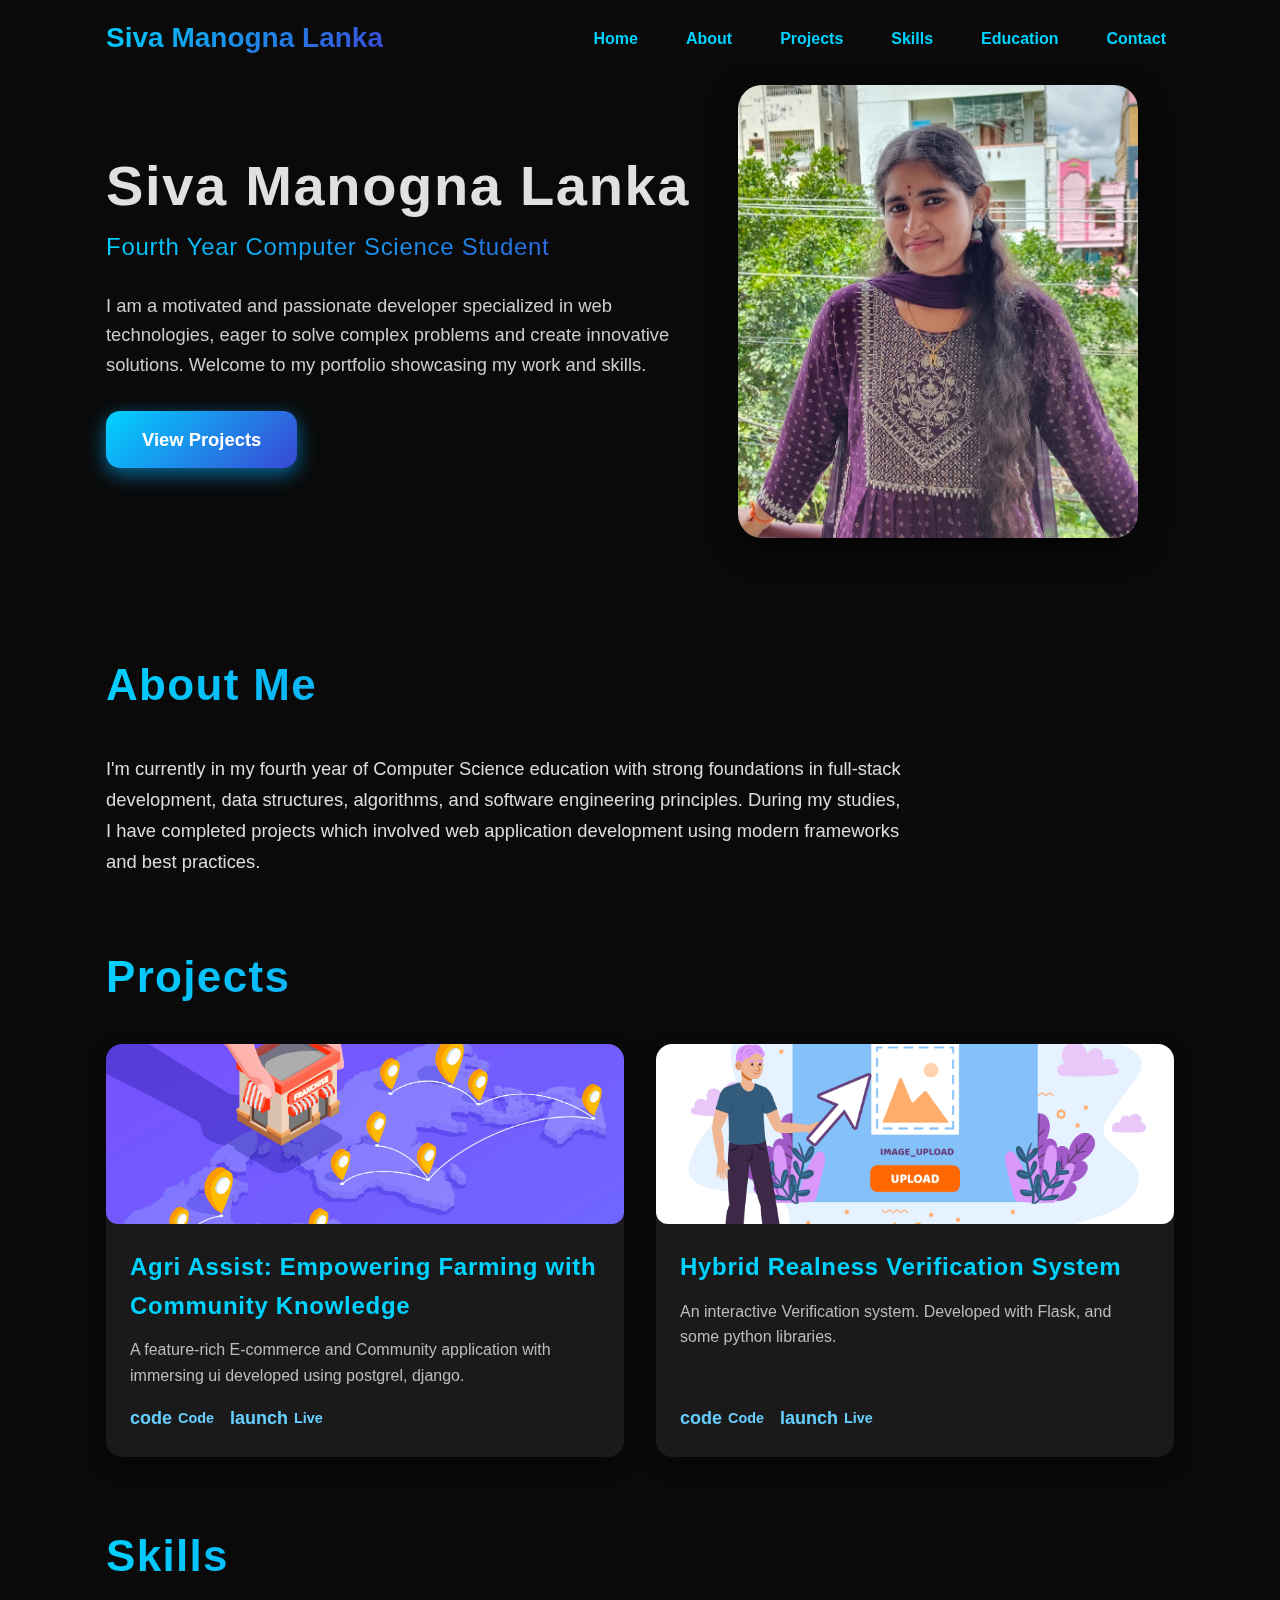
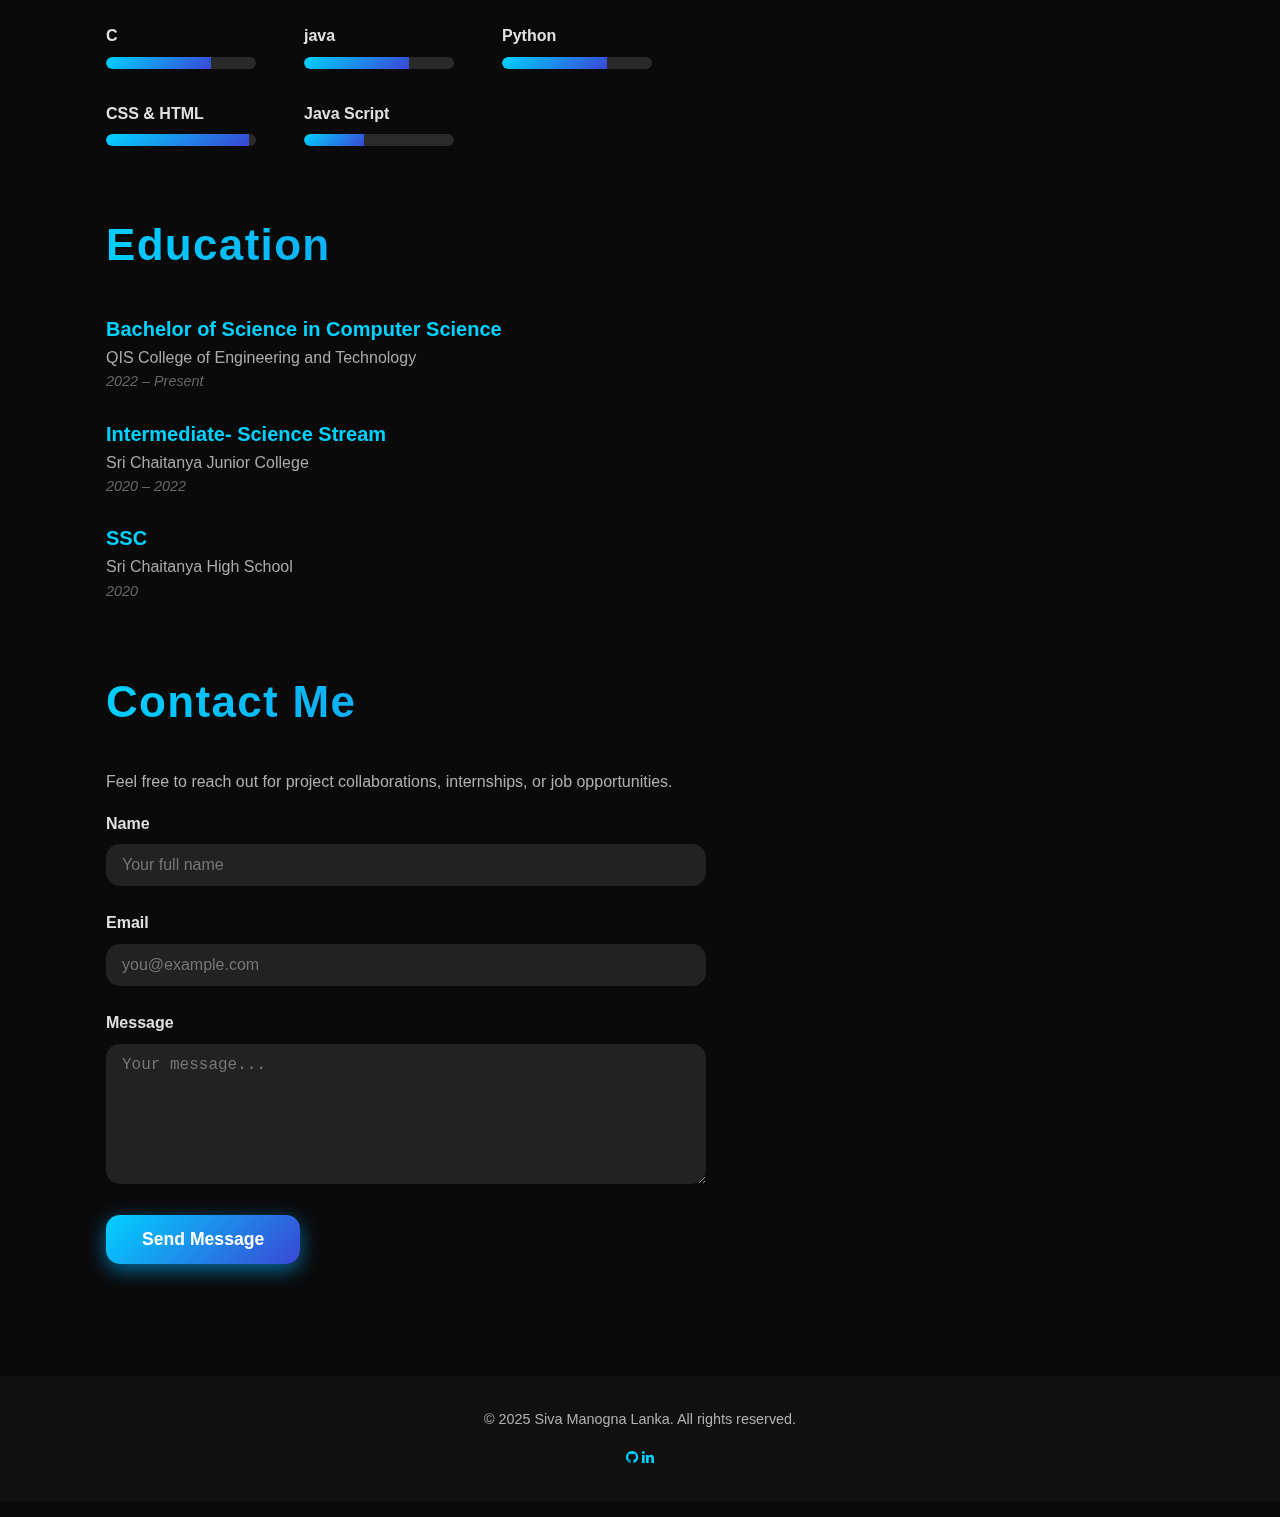
<file: index.html>
<!DOCTYPE html>
<html lang="en">
<head>
    <meta charset="UTF-8">
    <meta name="viewport" content="width=device-width, initial-scale=1.0">
    <title>Siva's Portfolio</title>
    <link rel="shortcut icon" href="img/webicon.png" type="image/x-icon">
    <link rel="stylesheet" href="style.css">
    <link rel="stylesheet" href="https://cdnjs.cloudflare.com/ajax/libs/font-awesome/4.7.0/css/font-awesome.min.css">
    </head>
<body>
    <header>
        <nav role="navigation" aria-label="Primary Navigation">
        <div class="logo" aria-label="Portfolio Logo">Siva Manogna Lanka</div>
        <button class="menu-toggle" aria-label="Toggle menu" aria-expanded="false" aria-controls="primary-navigation">
            <span class="material-icons">menu</span>
        </button>
        <div class="nav-links" id="primary-navigation" role="menu">
            <a href="index.html" role="menuitem" tabindex="0">Home</a>
            <a href="about.html" role="menuitem" tabindex="0">About</a>
            <a href="project.html" role="menuitem" tabindex="0">Projects</a>
            <a href="skills.html" role="menuitem" tabindex="0">Skills</a>
            <a href="education.html" role="menuitem" tabindex="0">Education</a>
            <a href="contact.html" role="menuitem" tabindex="0">Contact</a>
        </div>
    </nav>
    <main class="container">
    <section class="hero" aria-label="Introduction">
        <div class="hero-text">
            <h1>Siva Manogna Lanka</h1>
            <h2>Fourth Year Computer Science Student</h2>
            <p>I am a motivated and passionate developer specialized in web technologies,
                eager to solve complex problems and create innovative solutions. 
                Welcome to my portfolio showcasing my work and skills.</p>
            <a href="#projects" class="btn-primary" aria-label="View Projects">View Projects</a>
        </div>
        <div class="hero-image" aria-hidden="true">
            <img src="img/hero.jpg" alt="Portrait image" />
        </div>
    </section>

    <section id="about" aria-labelledby="about-title">
        <h2 id="about-title">About Me</h2>
        <p class="about-text">
            I'm currently in my fourth year of Computer Science education with strong foundations in full-stack development, data structures, algorithms, and software engineering principles. During my studies, 
            I have completed projects which involved web application development using
            modern frameworks and best practices.
        </p>
    </section>

    <section id="projects" aria-labelledby="projects-title">
        <h2 id="projects-title">Projects</h2>
        <div class="projects-grid">

        <article class="project-card" tabindex="0" aria-labelledby="proj1-title" aria-describedby="proj1-desc">
            <div class="project-image">
            <img src="img/aaimg.jpg" alt="Screenshot showing user interface of Project 1 Agri Assist" />
            </div>
            <div class="project-content">
            <h3 id="proj1-title" class="project-title">Agri Assist: Empowering Farming with Community Knowledge</h3>
            <p id="proj1-desc" class="project-description">
                A feature-rich E-commerce and Community application with immersing ui developed using postgrel, django.
            </p>
            <div class="project-links">
                <a href="https://github.com/SRUJAN-KUMAR-123/AgriAssist" target="_blank" rel="noopener" aria-label="View Awesome Todo App GitHub repository">
                <span class="material-icons md-18" aria-hidden="true">code</span>Code
                </a>
                <a href="#" target="_blank" rel="noopener" aria-label="View Awesome Todo App live demo">
                <span class="material-icons md-18" aria-hidden="true">launch</span>Live
                </a>
            </div>
            </div>
        </article>

        <article class="project-card" tabindex="0" aria-labelledby="proj2-title" aria-describedby="proj2-desc">
            <div class="project-image">
            <img src="img/hrvimg.jpg" alt="Screenshot showing project 2 Hybrid realness verification" />
            </div>
            <div class="project-content">
            <h3 id="proj2-title" class="project-title">Hybrid Realness Verification System</h3>
            <p id="proj2-desc" class="project-description">
                An interactive Verification system. Developed with Flask, and some python libraries.
            </p>
            <div class="project-links">
                <a href="https://github.com/manogna25/hybrid_verification_system" target="_blank" rel="noopener" aria-label="View DataViz Dashboard GitHub repository">
                <span class="material-icons md-18" aria-hidden="true">code</span>Code
                </a>
                <a href="#" target="_blank" rel="noopener" aria-label="View DataViz Dashboard live demo">
                <span class="material-icons md-18" aria-hidden="true">launch</span>Live
                </a>
            </div>
            </div>
        </article>

       <!-- <article class="project-card" tabindex="0" aria-labelledby="proj3-title" aria-describedby="proj3-desc">
            <div class="project-image">
            <img src="https://storage.googleapis.com/workspace-0f70711f-8b4e-4d94-86f1-2a93ccde5887/image/de33c13b-d112-4d84-bfcb-a672c36aae8f.png" alt="Screenshot showing messaging UI for Project 3 Chat App" />
            </div>
            <div class="project-content">
            <h3 id="proj3-title" class="project-title">Real-Time Chat App</h3>
            <p id="proj3-desc" class="project-description">
                A scalable real-time chat application supporting group chats, file sharing, and message notifications. Built with Node.js, Socket.io, and React.
            </p>
            <div class="project-links">
                <a href="#" target="_blank" rel="noopener" aria-label="View Chat App GitHub repository">
                <span class="material-icons md-18" aria-hidden="true">code</span>Code
                </a>
                <a href="#" target="_blank" rel="noopener" aria-label="View Chat App live demo">
                <span class="material-icons md-18" aria-hidden="true">launch</span>Live
                </a>
            </div>
            </div>
        </article>-->

        </div>
    </section>

    <section id="skills" aria-labelledby="skills-title">
        <h2 id="skills-title">Skills</h2>
        <div class="skills-list" role="list" aria-label="List of skills and proficiency bars">
        <div class="skill" role="listitem">
            <div class="skill-name">C</div>
            <div class="skill-bar" aria-label="Proficiency in JavaScript: 90%">
            <div class="skill-progress" style="width: 70%;"></div>
            </div>
        </div>
        <div class="skill" role="listitem">
            <div class="skill-name">java</div>
            <div class="skill-bar" aria-label="Proficiency in React.js: 85%">
            <div class="skill-progress" style="width: 70%;"></div>
            </div>
        </div>
        <div class="skill" role="listitem">
            <div class="skill-name">Python</div>
            <div class="skill-bar" aria-label="Proficiency in Node.js: 80%">
            <div class="skill-progress" style="width: 70%;"></div>
            </div>
        </div>
        <div class="skill" role="listitem">
            <div class="skill-name">CSS & HTML</div>
            <div class="skill-bar" aria-label="Proficiency in CSS and HTML: 95%">
            <div class="skill-progress" style="width: 95%;"></div>
            </div>
        </div>
        <div class="skill" role="listitem">
            <div class="skill-name">Java Script</div>
            <div class="skill-bar" aria-label="Proficiency in Python: 70%">
            <div class="skill-progress" style="width: 40%;"></div>
            </div>
        </div>
        </div>
    </section>

    <section id="education" aria-labelledby="education-title">
        <h2 id="education-title">Education</h2>
        <ul class="education-list">
        <li class="education-item">
            <div class="education-degree">Bachelor of Science in Computer Science</div>
            <div class="education-institution">QIS College of Engineering and Technology</div>
            <div class="education-duration">2022 – Present</div>
        </li>
        <li class="education-item">
            <div class="education-degree">Intermediate- Science Stream</div>
            <div class="education-institution">Sri Chaitanya Junior College</div>
            <div class="education-duration"> 2020 – 2022</div>
        </li>
        <li class="education-item">
            <div class="education-degree">SSC</div>
            <div class="education-institution">Sri Chaitanya High School</div>
            <div class="education-duration"> 2020 </div>
        </li>
        </ul>
    </section>

  <section id="contact" aria-labelledby="contact-title">
    <h2 id="contact-title">Contact Me</h2>
    <form class="contact-form" aria-describedby="contact-desc">
      <p id="contact-desc">Feel free to reach out for project collaborations, internships, or job opportunities.</p>
      <label for="name">Name</label>
      <input type="text" id="name" name="name" required aria-required="true" placeholder="Your full name" />
      <label for="email">Email</label>
      <input type="email" id="email" name="email" required aria-required="true" placeholder="you@example.com" />
      <label for="message">Message</label>
      <textarea id="message" name="message" required aria-required="true" placeholder="Your message..." rows="5"></textarea>
      <button type="submit">Send Message</button>
    </form>
  </section>
</main>

<footer>
    <p>&copy; 2025 Siva Manogna Lanka. All rights reserved.</p>
    <a href="https://github.com/manogna25"><i class="fa fa-github" aria-hidden="true"></i></a>
    <a href="https://www.linkedin.com/in/siva-manogna-lanka-4a52bb288/"><i class="fa fa-linkedin" aria-hidden="true"></i></a>
</footer>


</header>
</body>
</html>
</file>
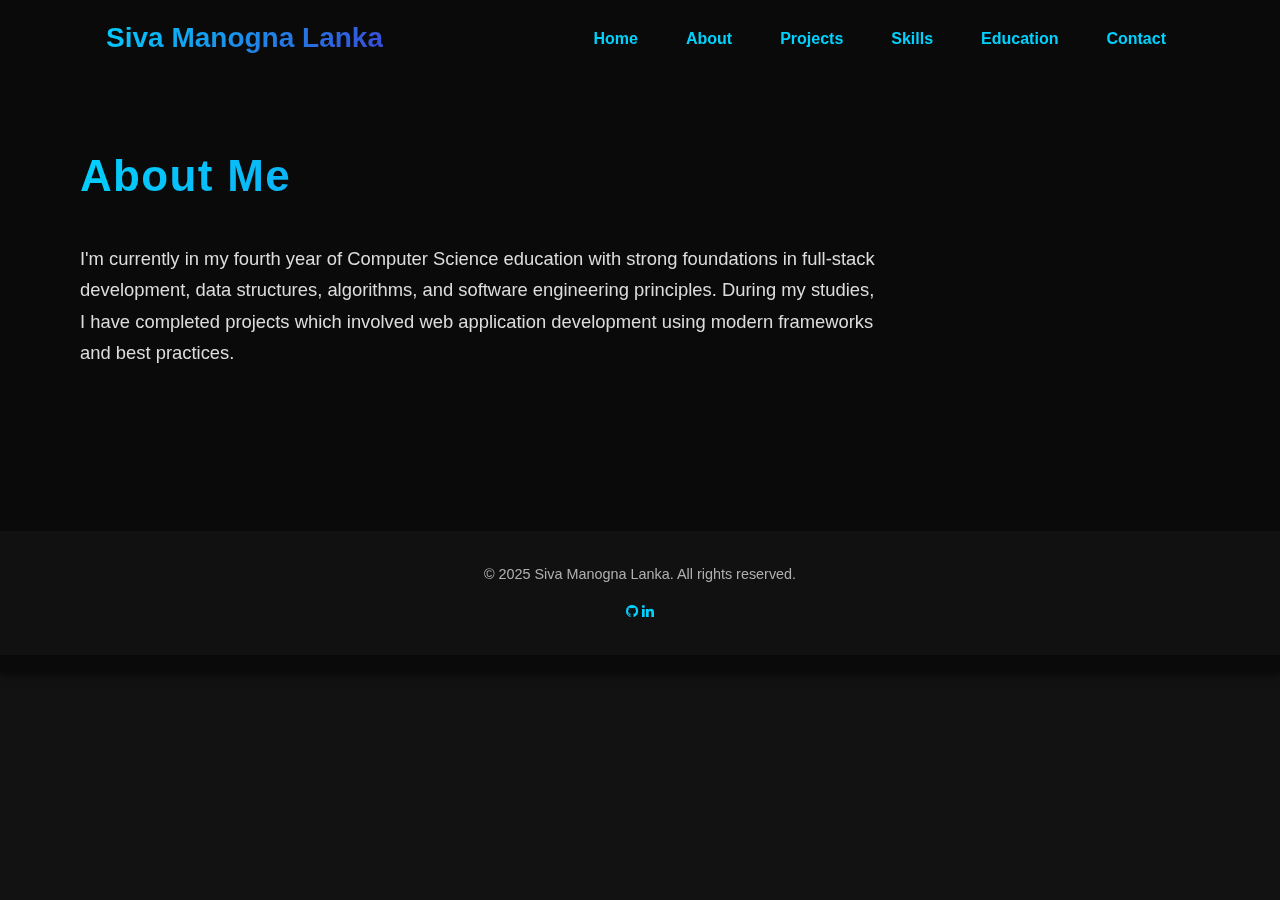
<file: about.html>
<!DOCTYPE html>
<html lang="en">
<head>
    <meta charset="UTF-8">
    <meta name="viewport" content="width=device-width, initial-scale=1.0">
    <title>About</title>
    <link rel="shortcut icon" href="img/webicon.png" type="image/x-icon">
    <link rel="stylesheet" href="style.css">
    <link rel="stylesheet" href="https://cdnjs.cloudflare.com/ajax/libs/font-awesome/4.7.0/css/font-awesome.min.css">
    <style>
        section{
            padding: 5rem;
        }
    </style>
</head>
<body>
    <header>
        <nav role="navigation" aria-label="Primary Navigation">
        <div class="logo" aria-label="Portfolio Logo">Siva Manogna Lanka</div>
        <button class="menu-toggle" aria-label="Toggle menu" aria-expanded="false" aria-controls="primary-navigation">
            <span class="material-icons">menu</span>
        </button>
        <div class="nav-links" id="primary-navigation" role="menu">
            <a href="index.html" role="menuitem" tabindex="0">Home</a>
            <a href="about.html" role="menuitem" tabindex="0">About</a>
            <a href="project.html" role="menuitem" tabindex="0">Projects</a>
            <a href="skills.html" role="menuitem" tabindex="0">Skills</a>
            <a href="education.html" role="menuitem" tabindex="0">Education</a>
            <a href="contact.html" role="menuitem" tabindex="0">Contact</a>
        </div>
    </nav>
        <section id="about" aria-labelledby="about-title">
            <h2 id="about-title">About Me</h2>
            <p class="about-text">
                I'm currently in my fourth year of Computer Science education with strong foundations in full-stack development, data structures, algorithms, and software engineering principles. During my studies, 
                I have completed projects which involved web application development using
                modern frameworks and best practices.
            </p>
        </section>
        <footer>
            <p>&copy; 2025 Siva Manogna Lanka. All rights reserved.</p>
            <a href="https://github.com/manogna25"><i class="fa fa-github" aria-hidden="true"></i></a>
            <a href="https://www.linkedin.com/in/siva-manogna-lanka-4a52bb288/"><i class="fa fa-linkedin" aria-hidden="true"></i></a>
        </footer>
    </header>
</body>
</html>
</file>
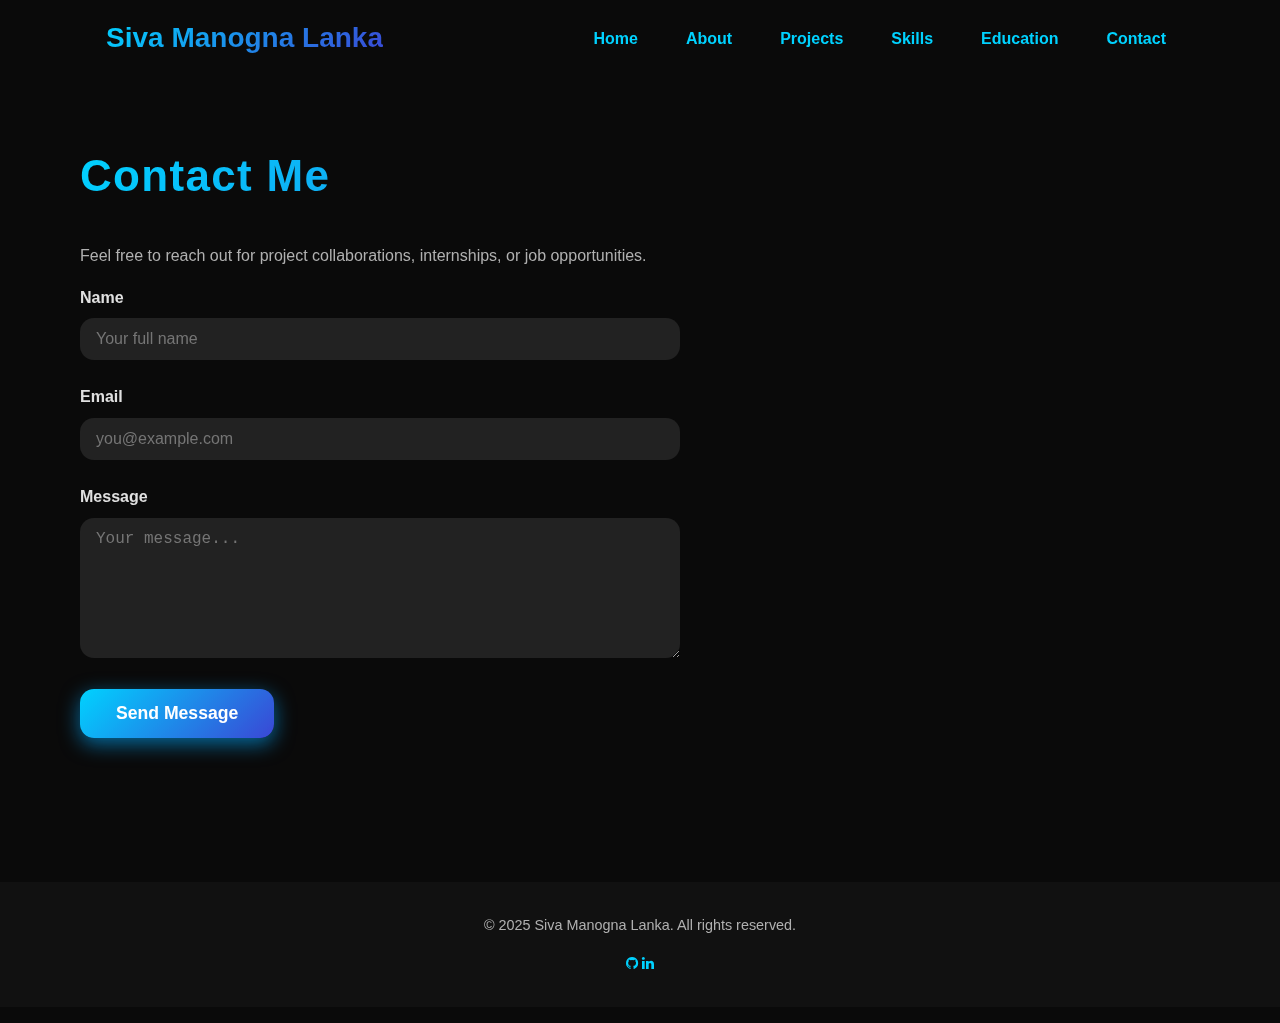
<file: contact.html>
<!DOCTYPE html>
<html lang="en">
<head>
    <meta charset="UTF-8">
    <meta name="viewport" content="width=device-width, initial-scale=1.0">
    <title>contact me</title>
    <link rel="shortcut icon" href="img/webicon.png" type="image/x-icon">
    <link rel="stylesheet" href="style.css">
    <link rel="stylesheet" href="https://cdnjs.cloudflare.com/ajax/libs/font-awesome/4.7.0/css/font-awesome.min.css">
    <style>
        section{
            padding: 5rem;
        }
    </style>
</head>
<body>
    <header>

        <nav role="navigation" aria-label="Primary Navigation">
            <div class="logo" aria-label="Portfolio Logo">Siva Manogna Lanka</div>
            <button class="menu-toggle" aria-label="Toggle menu" aria-expanded="false" aria-controls="primary-navigation">
                <span class="material-icons">menu</span>
            </button>
            <div class="nav-links" id="primary-navigation" role="menu">
                <a href="index.html" role="menuitem" tabindex="0">Home</a>
            <a href="about.html" role="menuitem" tabindex="0">About</a>
            <a href="project.html" role="menuitem" tabindex="0">Projects</a>
            <a href="skills.html" role="menuitem" tabindex="0">Skills</a>
            <a href="education.html" role="menuitem" tabindex="0">Education</a>
            <a href="contact.html" role="menuitem" tabindex="0">Contact</a>
            </div>
        </nav>
        <section id="contact" aria-labelledby="contact-title">
        <h2 id="contact-title">Contact Me</h2>
        <form class="contact-form" aria-describedby="contact-desc">
          <p id="contact-desc">Feel free to reach out for project collaborations, internships, or job opportunities.</p>
          <label for="name">Name</label>
          <input type="text" id="name" name="name" required aria-required="true" placeholder="Your full name" />
          <label for="email">Email</label>
          <input type="email" id="email" name="email" required aria-required="true" placeholder="you@example.com" />
          <label for="message">Message</label>
          <textarea id="message" name="message" required aria-required="true" placeholder="Your message..." rows="5"></textarea>
          <button type="submit">Send Message</button>
        </form>
      </section>
      <footer>
        <p>&copy; 2025 Siva Manogna Lanka. All rights reserved.</p>
        <a href="https://github.com/manogna25"><i class="fa fa-github" aria-hidden="true"></i></a>
        <a href="https://www.linkedin.com/in/siva-manogna-lanka-4a52bb288/"><i class="fa fa-linkedin" aria-hidden="true"></i></a>
    </footer>
    </header>
</body>
</html>
</file>
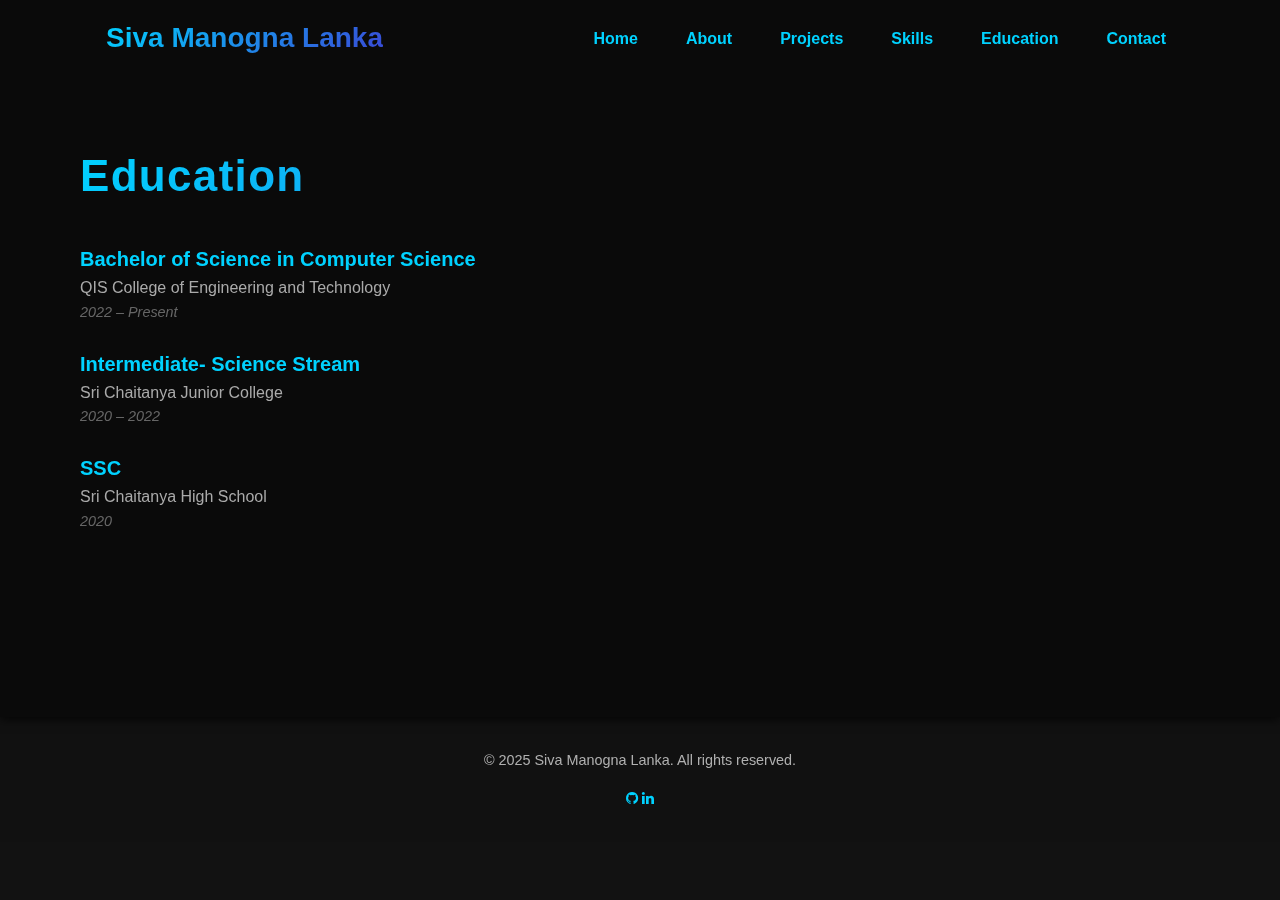
<file: education.html>
<!DOCTYPE html>
<html lang="en">
<head>
    <meta charset="UTF-8">
    <meta name="viewport" content="width=device-width, initial-scale=1.0">
    <title>Education</title>
    <link rel="shortcut icon" href="img/webicon.png" type="image/x-icon">
    <link rel="stylesheet" href="style.css">
    <link rel="stylesheet" href="https://cdnjs.cloudflare.com/ajax/libs/font-awesome/4.7.0/css/font-awesome.min.css">
    <style>
        section{
            padding: 5rem;
        }
    </style>
</head>
<body>
    <header>
        <nav role="navigation" aria-label="Primary Navigation">
        <div class="logo" aria-label="Portfolio Logo">Siva Manogna Lanka</div>
        <button class="menu-toggle" aria-label="Toggle menu" aria-expanded="false" aria-controls="primary-navigation">
            <span class="material-icons">menu</span>
        </button>
        <div class="nav-links" id="primary-navigation" role="menu">
            <a href="index.html" role="menuitem" tabindex="0">Home</a>
        <a href="about.html" role="menuitem" tabindex="0">About</a>
        <a href="project.html" role="menuitem" tabindex="0">Projects</a>
        <a href="skills.html" role="menuitem" tabindex="0">Skills</a>
        <a href="education.html" role="menuitem" tabindex="0">Education</a>
        <a href="contact.html" role="menuitem" tabindex="0">Contact</a>
        </div>
        </nav>
        <section id="education" aria-labelledby="education-title">
            <h2 id="education-title">Education</h2>
            <ul class="education-list">
            <li class="education-item">
                <div class="education-degree">Bachelor of Science in Computer Science</div>
                <div class="education-institution">QIS College of Engineering and Technology</div>
                <div class="education-duration">2022 – Present</div>
            </li>
            <li class="education-item">
                <div class="education-degree">Intermediate- Science Stream</div>
                <div class="education-institution">Sri Chaitanya Junior College</div>
                <div class="education-duration"> 2020 – 2022</div>
            </li>
            <li class="education-item">
                <div class="education-degree">SSC</div>
                <div class="education-institution">Sri Chaitanya High School</div>
                <div class="education-duration"> 2020 </div>
            </li>
            </ul>
        </section>
    </header>
    <footer>
        <p>&copy; 2025 Siva Manogna Lanka. All rights reserved.</p>
        <a href="https://github.com/manogna25"><i class="fa fa-github" aria-hidden="true"></i></a>
        <a href="https://www.linkedin.com/in/siva-manogna-lanka-4a52bb288/"><i class="fa fa-linkedin" aria-hidden="true"></i></a>
    </footer>
</body>
</html>
</file>
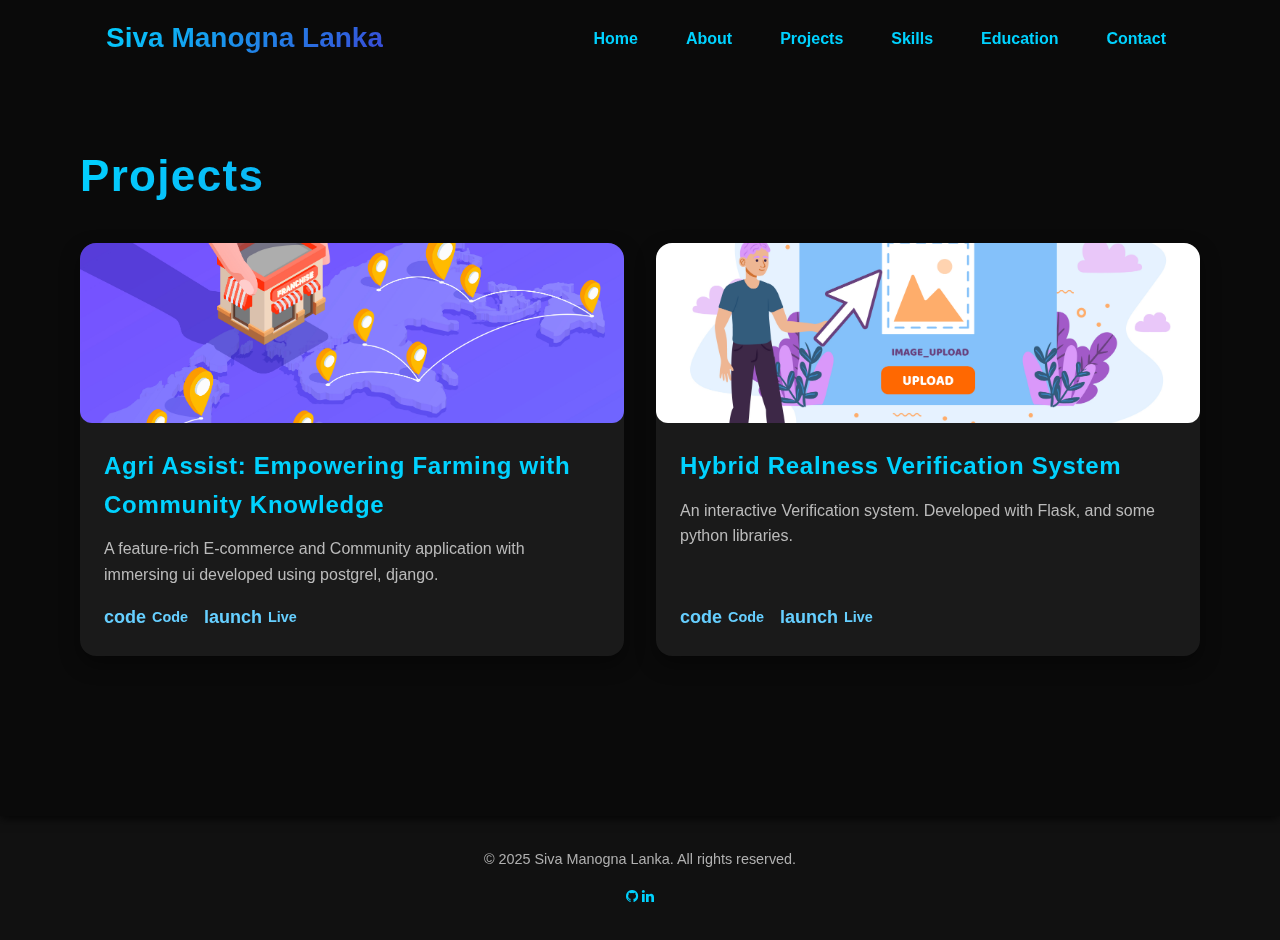
<file: project.html>
<!DOCTYPE html>
<html lang="en">
<head>
    <meta charset="UTF-8">
    <meta name="viewport" content="width=device-width, initial-scale=1.0">
    <title>Project</title>
    <link rel="shortcut icon" href="img/webicon.png" type="image/x-icon">
    <link rel="stylesheet" href="style.css">
    <link rel="stylesheet" href="https://cdnjs.cloudflare.com/ajax/libs/font-awesome/4.7.0/css/font-awesome.min.css">
    <style>
        section{
            padding: 5rem;
        }
    </style>
</head>
<body>
    <header>
        <nav role="navigation" aria-label="Primary Navigation">
        <div class="logo" aria-label="Portfolio Logo">Siva Manogna Lanka</div>
        <button class="menu-toggle" aria-label="Toggle menu" aria-expanded="false" aria-controls="primary-navigation">
            <span class="material-icons">menu</span>
        </button>
        <div class="nav-links" id="primary-navigation" role="menu">
            <a href="index.html" role="menuitem" tabindex="0">Home</a>
        <a href="about.html" role="menuitem" tabindex="0">About</a>
        <a href="project.html" role="menuitem" tabindex="0">Projects</a>
        <a href="skills.html" role="menuitem" tabindex="0">Skills</a>
        <a href="education.html" role="menuitem" tabindex="0">Education</a>
        <a href="contact.html" role="menuitem" tabindex="0">Contact</a>
        </div>
    </nav>
    <section id="projects" aria-labelledby="projects-title">
        <h2 id="projects-title">Projects</h2>
        <div class="projects-grid">

        <article class="project-card" tabindex="0" aria-labelledby="proj1-title" aria-describedby="proj1-desc">
            <div class="project-image">
            <img src="img/aaimg.jpg" alt="Screenshot showing user interface of Project 1 Agri Assist" />
            </div>
            <div class="project-content">
            <h3 id="proj1-title" class="project-title">Agri Assist: Empowering Farming with Community Knowledge</h3>
            <p id="proj1-desc" class="project-description">
                A feature-rich E-commerce and Community application with immersing ui developed using postgrel, django.
            </p>
            <div class="project-links">
                <a href="https://github.com/SRUJAN-KUMAR-123/AgriAssist" target="_blank" rel="noopener" aria-label="View Awesome Todo App GitHub repository">
                <span class="material-icons md-18" aria-hidden="true">code</span>Code
                </a>
                <a href="#" target="_blank" rel="noopener" aria-label="View Awesome Todo App live demo">
                <span class="material-icons md-18" aria-hidden="true">launch</span>Live
                </a>
            </div>
            </div>
        </article>

        <article class="project-card" tabindex="0" aria-labelledby="proj2-title" aria-describedby="proj2-desc">
            <div class="project-image">
            <img src="img/hrvimg.jpg" alt="Screenshot showing project 2 Hybrid realness verification" />
            </div>
            <div class="project-content">
            <h3 id="proj2-title" class="project-title">Hybrid Realness Verification System</h3>
            <p id="proj2-desc" class="project-description">
                An interactive Verification system. Developed with Flask, and some python libraries.
            </p>
            <div class="project-links">
                <a href="https://github.com/manogna25/hybrid_verification_system" target="_blank" rel="noopener" aria-label="View DataViz Dashboard GitHub repository">
                <span class="material-icons md-18" aria-hidden="true">code</span>Code
                </a>
                <a href="#" target="_blank" rel="noopener" aria-label="View DataViz Dashboard live demo">
                <span class="material-icons md-18" aria-hidden="true">launch</span>Live
                </a>
            </div>
            </div>
        </article>
        </div>
        </section>
    </header>
    <footer>
        <p>&copy; 2025 Siva Manogna Lanka. All rights reserved.</p>
        <a href="https://github.com/manogna25"><i class="fa fa-github" aria-hidden="true"></i></a>
        <a href="https://www.linkedin.com/in/siva-manogna-lanka-4a52bb288/"><i class="fa fa-linkedin" aria-hidden="true"></i></a>
    </footer>
</body>
</html>
</file>
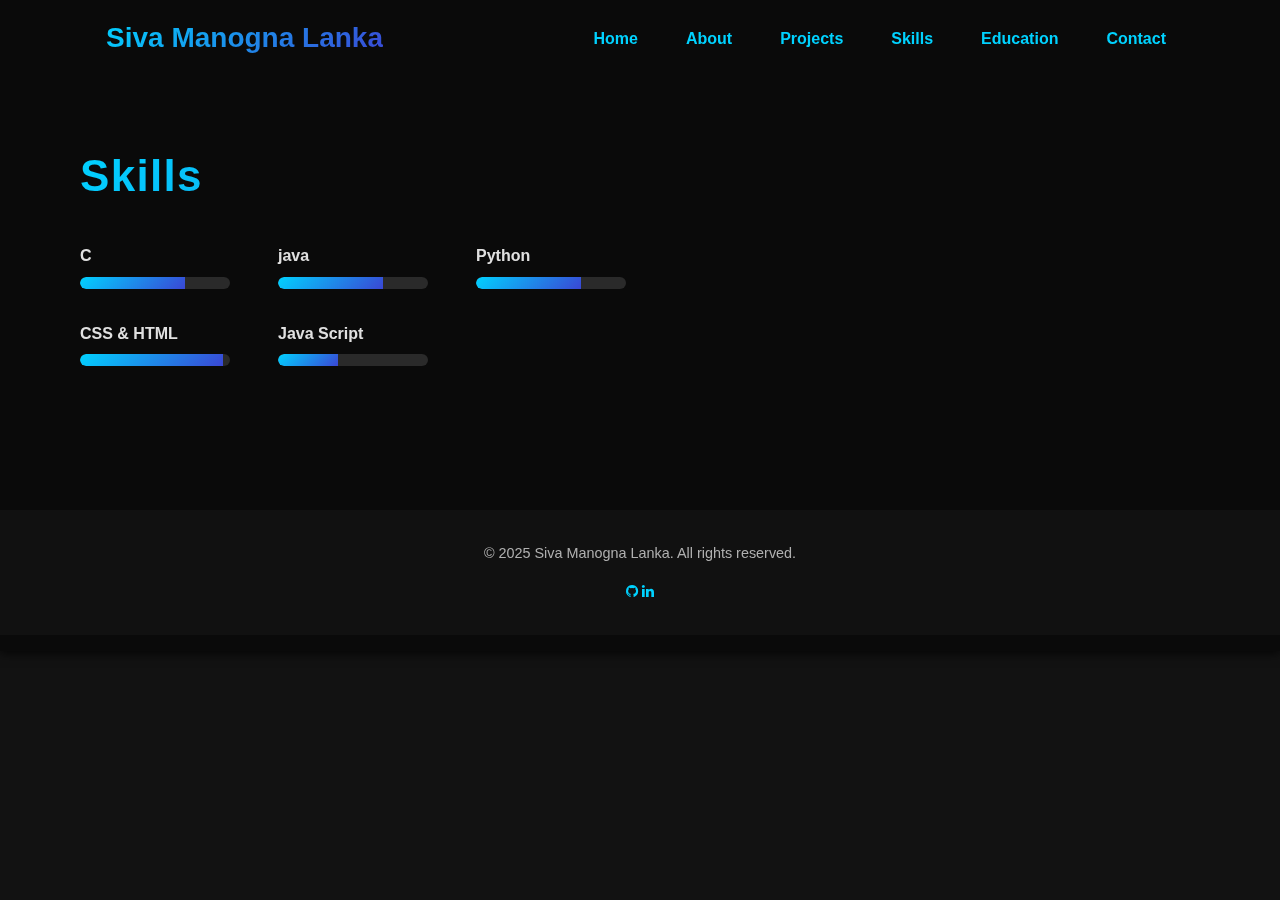
<file: skills.html>
<!DOCTYPE html>
<html lang="en">
<head>
    <meta charset="UTF-8">
    <meta name="viewport" content="width=device-width, initial-scale=1.0">
    <title>Document</title>
    <link rel="shortcut icon" href="img/webicon.png" type="image/x-icon">
    <link rel="stylesheet" href="style.css">
    <link rel="stylesheet" href="https://cdnjs.cloudflare.com/ajax/libs/font-awesome/4.7.0/css/font-awesome.min.css">
    <style>
        section{
            padding: 5rem;
        }
    </style>
</head>
<body>
    <header>
        <nav role="navigation" aria-label="Primary Navigation">
        <div class="logo" aria-label="Portfolio Logo">Siva Manogna Lanka</div>
        <button class="menu-toggle" aria-label="Toggle menu" aria-expanded="false" aria-controls="primary-navigation">
            <span class="material-icons">menu</span>
        </button>
        <div class="nav-links" id="primary-navigation" role="menu">
            <a href="index.html" role="menuitem" tabindex="0">Home</a>
        <a href="about.html" role="menuitem" tabindex="0">About</a>
        <a href="project.html" role="menuitem" tabindex="0">Projects</a>
        <a href="skills.html" role="menuitem" tabindex="0">Skills</a>
        <a href="education.html" role="menuitem" tabindex="0">Education</a>
        <a href="contact.html" role="menuitem" tabindex="0">Contact</a>
        </div>
        </nav>
          <section id="skills" aria-labelledby="skills-title">
        <h2 id="skills-title">Skills</h2>
        <div class="skills-list" role="list" aria-label="List of skills and proficiency bars">
        <div class="skill" role="listitem">
            <div class="skill-name">C</div>
            <div class="skill-bar" aria-label="Proficiency in JavaScript: 90%">
            <div class="skill-progress" style="width: 70%;"></div>
            </div>
        </div>
        <div class="skill" role="listitem">
            <div class="skill-name">java</div>
            <div class="skill-bar" aria-label="Proficiency in React.js: 85%">
            <div class="skill-progress" style="width: 70%;"></div>
            </div>
        </div>
        <div class="skill" role="listitem">
            <div class="skill-name">Python</div>
            <div class="skill-bar" aria-label="Proficiency in Node.js: 80%">
            <div class="skill-progress" style="width: 70%;"></div>
            </div>
        </div>
        <div class="skill" role="listitem">
            <div class="skill-name">CSS & HTML</div>
            <div class="skill-bar" aria-label="Proficiency in CSS and HTML: 95%">
            <div class="skill-progress" style="width: 95%;"></div>
            </div>
        </div>
        <div class="skill" role="listitem">
            <div class="skill-name">Java Script</div>
            <div class="skill-bar" aria-label="Proficiency in Python: 70%">
            <div class="skill-progress" style="width: 40%;"></div>
            </div>
        </div>
        </div>
    </section>
    <footer>
        <p>&copy; 2025 Siva Manogna Lanka. All rights reserved.</p>
        <a href="https://github.com/manogna25"><i class="fa fa-github" aria-hidden="true"></i></a>
        <a href="https://www.linkedin.com/in/siva-manogna-lanka-4a52bb288/"><i class="fa fa-linkedin" aria-hidden="true"></i></a>
    </footer>
    </header>
</body>
</html>
</file>
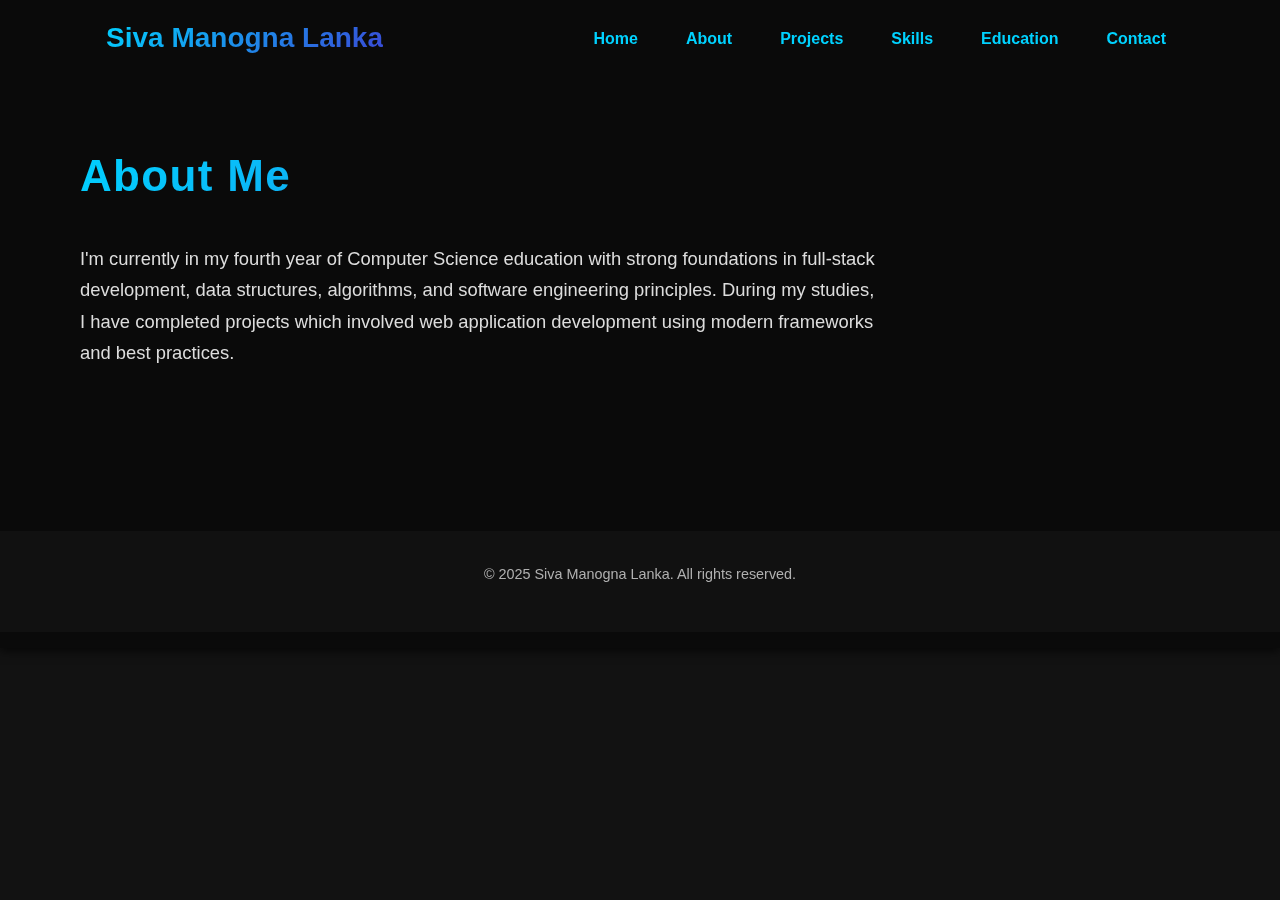
<file: Portfolio/about.html>
<!DOCTYPE html>
<html lang="en">
<head>
    <meta charset="UTF-8">
    <meta name="viewport" content="width=device-width, initial-scale=1.0">
    <title>About</title>
    <link rel="stylesheet" href="style.css">
    <style>
        section{
            padding: 5rem;
        }
    </style>
</head>
<body>
    <header>
        <nav role="navigation" aria-label="Primary Navigation">
        <div class="logo" aria-label="Portfolio Logo">Siva Manogna Lanka</div>
        <button class="menu-toggle" aria-label="Toggle menu" aria-expanded="false" aria-controls="primary-navigation">
            <span class="material-icons">menu</span>
        </button>
        <div class="nav-links" id="primary-navigation" role="menu">
            <a href="index.html" role="menuitem" tabindex="0">Home</a>
            <a href="about.html" role="menuitem" tabindex="0">About</a>
            <a href="project.html" role="menuitem" tabindex="0">Projects</a>
            <a href="skills.html" role="menuitem" tabindex="0">Skills</a>
            <a href="education.html" role="menuitem" tabindex="0">Education</a>
            <a href="contact.html" role="menuitem" tabindex="0">Contact</a>
        </div>
    </nav>
        <section id="about" aria-labelledby="about-title">
            <h2 id="about-title">About Me</h2>
            <p class="about-text">
                I'm currently in my fourth year of Computer Science education with strong foundations in full-stack development, data structures, algorithms, and software engineering principles. During my studies, 
                I have completed projects which involved web application development using
                modern frameworks and best practices.
            </p>
        </section>
        <footer>
            <p>&copy; 2025 Siva Manogna Lanka. All rights reserved.</p>
            <i class="fa-brands fa-github"></i>
            <i class="fa-brands fa-linkedin"></i>
        </footer>
    </header>
</body>
</html>
</file>
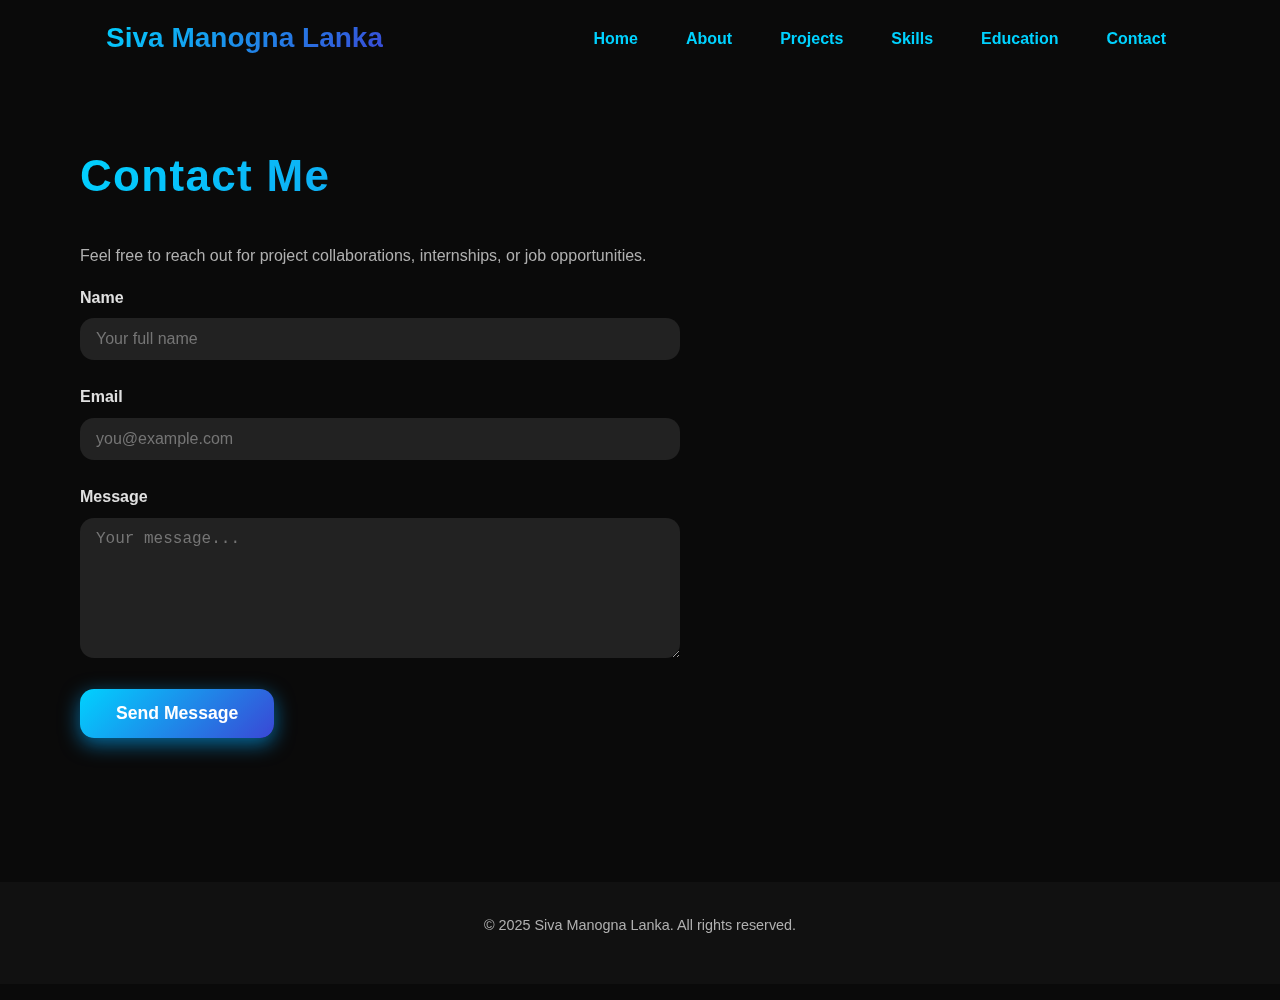
<file: Portfolio/contact.html>
<!DOCTYPE html>
<html lang="en">
<head>
    <meta charset="UTF-8">
    <meta name="viewport" content="width=device-width, initial-scale=1.0">
    <title>contact me</title>
    <link rel="stylesheet" href="style.css">
    <style>
        section{
            padding: 5rem;
        }
    </style>
</head>
<body>
    <header>

        <nav role="navigation" aria-label="Primary Navigation">
            <div class="logo" aria-label="Portfolio Logo">Siva Manogna Lanka</div>
            <button class="menu-toggle" aria-label="Toggle menu" aria-expanded="false" aria-controls="primary-navigation">
                <span class="material-icons">menu</span>
            </button>
            <div class="nav-links" id="primary-navigation" role="menu">
                <a href="index.html" role="menuitem" tabindex="0">Home</a>
            <a href="about.html" role="menuitem" tabindex="0">About</a>
            <a href="project.html" role="menuitem" tabindex="0">Projects</a>
            <a href="skills.html" role="menuitem" tabindex="0">Skills</a>
            <a href="education.html" role="menuitem" tabindex="0">Education</a>
            <a href="contact.html" role="menuitem" tabindex="0">Contact</a>
            </div>
        </nav>
        <section id="contact" aria-labelledby="contact-title">
        <h2 id="contact-title">Contact Me</h2>
        <form class="contact-form" aria-describedby="contact-desc">
          <p id="contact-desc">Feel free to reach out for project collaborations, internships, or job opportunities.</p>
          <label for="name">Name</label>
          <input type="text" id="name" name="name" required aria-required="true" placeholder="Your full name" />
          <label for="email">Email</label>
          <input type="email" id="email" name="email" required aria-required="true" placeholder="you@example.com" />
          <label for="message">Message</label>
          <textarea id="message" name="message" required aria-required="true" placeholder="Your message..." rows="5"></textarea>
          <button type="submit">Send Message</button>
        </form>
      </section>
      <footer>
        <p>&copy; 2025 Siva Manogna Lanka. All rights reserved.</p>
        <i class="fa-brands fa-github"></i>
        <i class="fa-brands fa-linkedin"></i>
    </footer>
    </header>
</body>
</html>
</file>
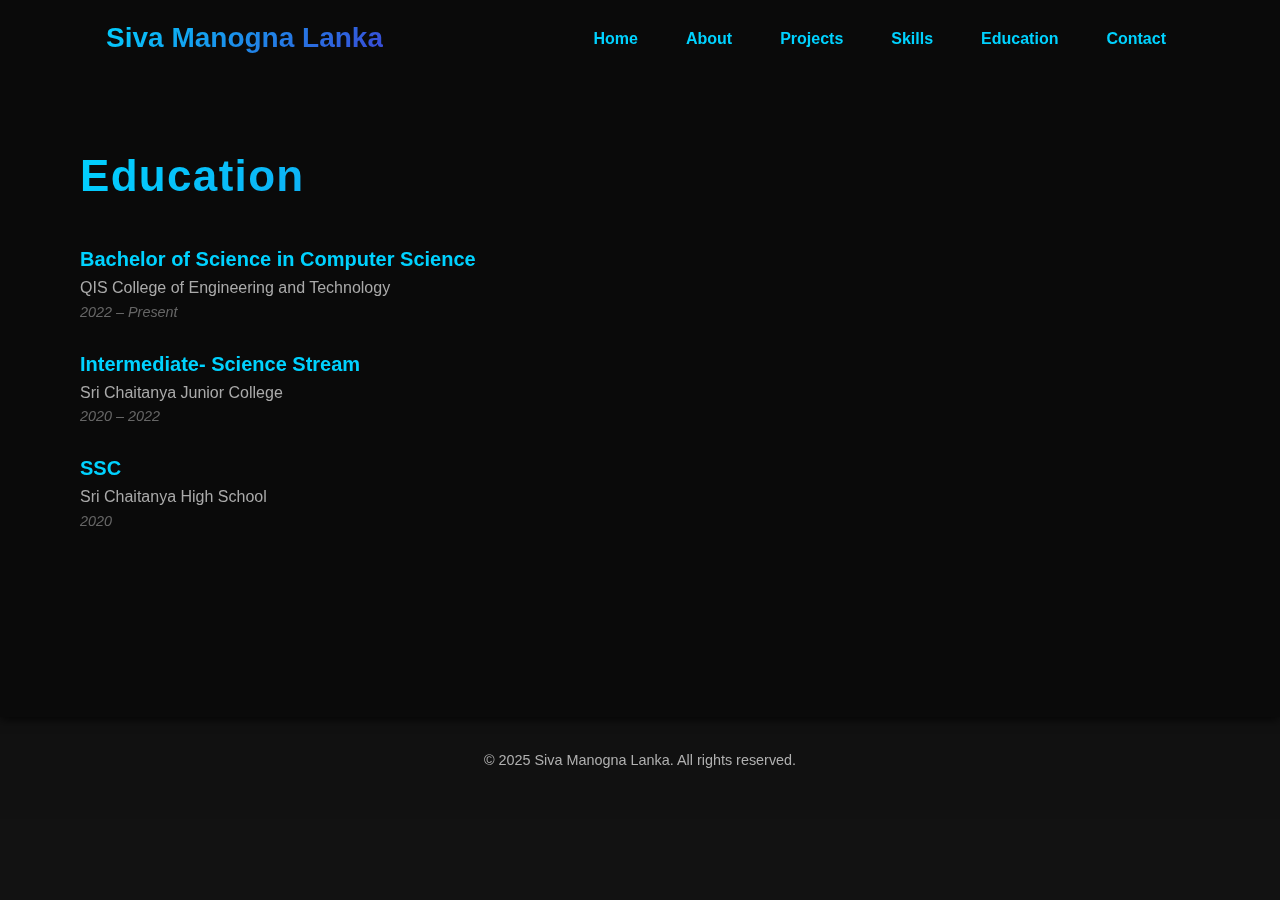
<file: Portfolio/education.html>
<!DOCTYPE html>
<html lang="en">
<head>
    <meta charset="UTF-8">
    <meta name="viewport" content="width=device-width, initial-scale=1.0">
    <title>Education</title>
    <link rel="stylesheet" href="style.css">
    <style>
        section{
            padding: 5rem;
        }
    </style>
</head>
<body>
    <header>
        <nav role="navigation" aria-label="Primary Navigation">
        <div class="logo" aria-label="Portfolio Logo">Siva Manogna Lanka</div>
        <button class="menu-toggle" aria-label="Toggle menu" aria-expanded="false" aria-controls="primary-navigation">
            <span class="material-icons">menu</span>
        </button>
        <div class="nav-links" id="primary-navigation" role="menu">
            <a href="index.html" role="menuitem" tabindex="0">Home</a>
        <a href="about.html" role="menuitem" tabindex="0">About</a>
        <a href="project.html" role="menuitem" tabindex="0">Projects</a>
        <a href="skills.html" role="menuitem" tabindex="0">Skills</a>
        <a href="education.html" role="menuitem" tabindex="0">Education</a>
        <a href="contact.html" role="menuitem" tabindex="0">Contact</a>
        </div>
        </nav>
        <section id="education" aria-labelledby="education-title">
            <h2 id="education-title">Education</h2>
            <ul class="education-list">
            <li class="education-item">
                <div class="education-degree">Bachelor of Science in Computer Science</div>
                <div class="education-institution">QIS College of Engineering and Technology</div>
                <div class="education-duration">2022 – Present</div>
            </li>
            <li class="education-item">
                <div class="education-degree">Intermediate- Science Stream</div>
                <div class="education-institution">Sri Chaitanya Junior College</div>
                <div class="education-duration"> 2020 – 2022</div>
            </li>
            <li class="education-item">
                <div class="education-degree">SSC</div>
                <div class="education-institution">Sri Chaitanya High School</div>
                <div class="education-duration"> 2020 </div>
            </li>
            </ul>
        </section>
    </header>
    <footer>
        <p>&copy; 2025 Siva Manogna Lanka. All rights reserved.</p>
        <i class="fa-brands fa-github"></i>
        <i class="fa-brands fa-linkedin"></i>
    </footer>
</body>
</html>
</file>
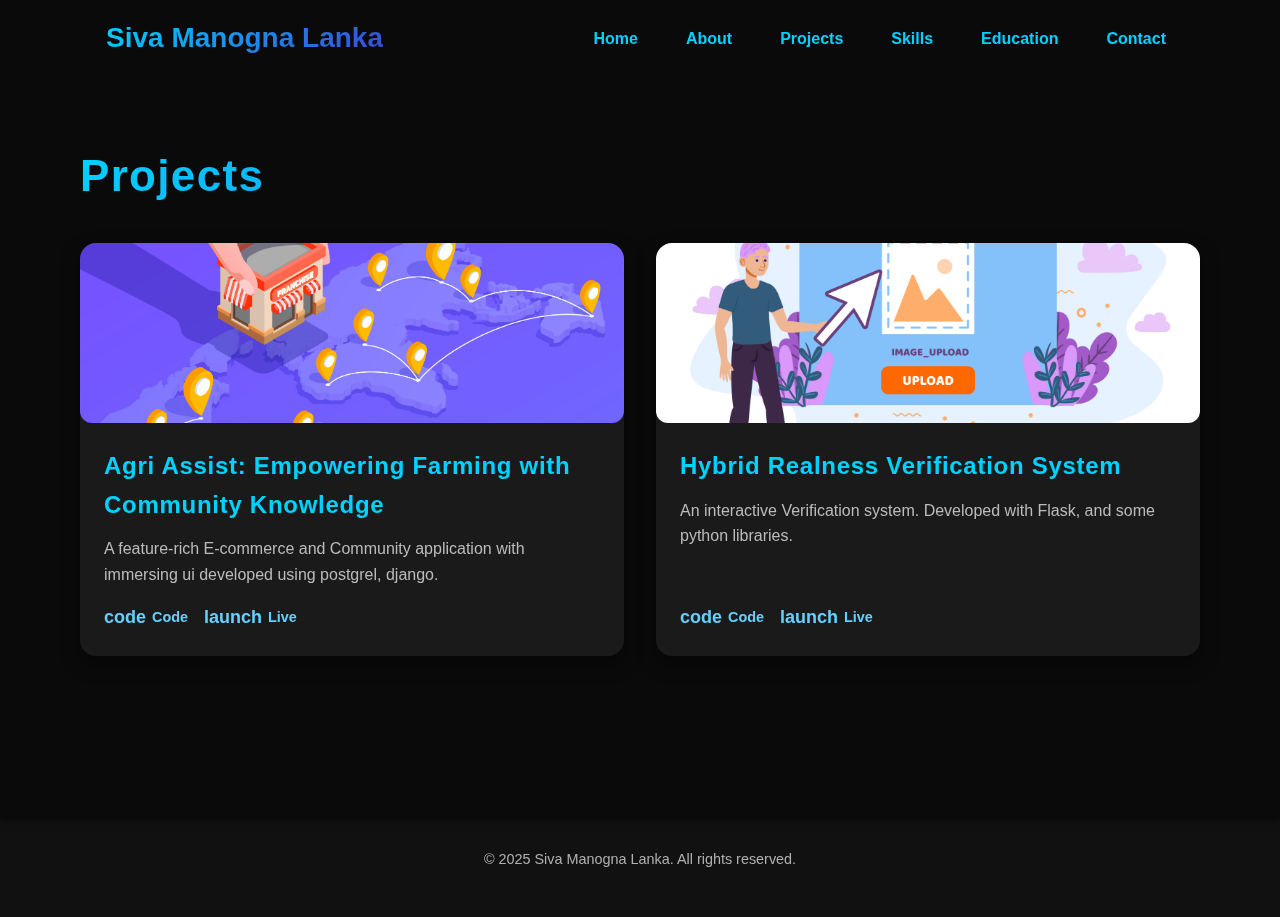
<file: Portfolio/project.html>
<!DOCTYPE html>
<html lang="en">
<head>
    <meta charset="UTF-8">
    <meta name="viewport" content="width=device-width, initial-scale=1.0">
    <title>Project</title>
    <link rel="stylesheet" href="style.css">
    <style>
        section{
            padding: 5rem;
        }
    </style>
</head>
<body>
    <header>
        <nav role="navigation" aria-label="Primary Navigation">
        <div class="logo" aria-label="Portfolio Logo">Siva Manogna Lanka</div>
        <button class="menu-toggle" aria-label="Toggle menu" aria-expanded="false" aria-controls="primary-navigation">
            <span class="material-icons">menu</span>
        </button>
        <div class="nav-links" id="primary-navigation" role="menu">
            <a href="index.html" role="menuitem" tabindex="0">Home</a>
        <a href="about.html" role="menuitem" tabindex="0">About</a>
        <a href="project.html" role="menuitem" tabindex="0">Projects</a>
        <a href="skills.html" role="menuitem" tabindex="0">Skills</a>
        <a href="education.html" role="menuitem" tabindex="0">Education</a>
        <a href="contact.html" role="menuitem" tabindex="0">Contact</a>
        </div>
    </nav>
    <section id="projects" aria-labelledby="projects-title">
        <h2 id="projects-title">Projects</h2>
        <div class="projects-grid">

        <article class="project-card" tabindex="0" aria-labelledby="proj1-title" aria-describedby="proj1-desc">
            <div class="project-image">
            <img src="img/aaimg.jpg" alt="Screenshot showing user interface of Project 1 Agri Assist" />
            </div>
            <div class="project-content">
            <h3 id="proj1-title" class="project-title">Agri Assist: Empowering Farming with Community Knowledge</h3>
            <p id="proj1-desc" class="project-description">
                A feature-rich E-commerce and Community application with immersing ui developed using postgrel, django.
            </p>
            <div class="project-links">
                <a href="https://github.com/SRUJAN-KUMAR-123/AgriAssist" target="_blank" rel="noopener" aria-label="View Awesome Todo App GitHub repository">
                <span class="material-icons md-18" aria-hidden="true">code</span>Code
                </a>
                <a href="#" target="_blank" rel="noopener" aria-label="View Awesome Todo App live demo">
                <span class="material-icons md-18" aria-hidden="true">launch</span>Live
                </a>
            </div>
            </div>
        </article>

        <article class="project-card" tabindex="0" aria-labelledby="proj2-title" aria-describedby="proj2-desc">
            <div class="project-image">
            <img src="img/hrvimg.jpg" alt="Screenshot showing project 2 Hybrid realness verification" />
            </div>
            <div class="project-content">
            <h3 id="proj2-title" class="project-title">Hybrid Realness Verification System</h3>
            <p id="proj2-desc" class="project-description">
                An interactive Verification system. Developed with Flask, and some python libraries.
            </p>
            <div class="project-links">
                <a href="https://github.com/manogna25/hybrid_verification_system" target="_blank" rel="noopener" aria-label="View DataViz Dashboard GitHub repository">
                <span class="material-icons md-18" aria-hidden="true">code</span>Code
                </a>
                <a href="#" target="_blank" rel="noopener" aria-label="View DataViz Dashboard live demo">
                <span class="material-icons md-18" aria-hidden="true">launch</span>Live
                </a>
            </div>
            </div>
        </article>
        </div>
        </section>
    </header>
    <footer>
        <p>&copy; 2025 Siva Manogna Lanka. All rights reserved.</p>
        <i class="fa-brands fa-github"></i>
        <i class="fa-brands fa-linkedin"></i>
    </footer>
</body>
</html>
</file>
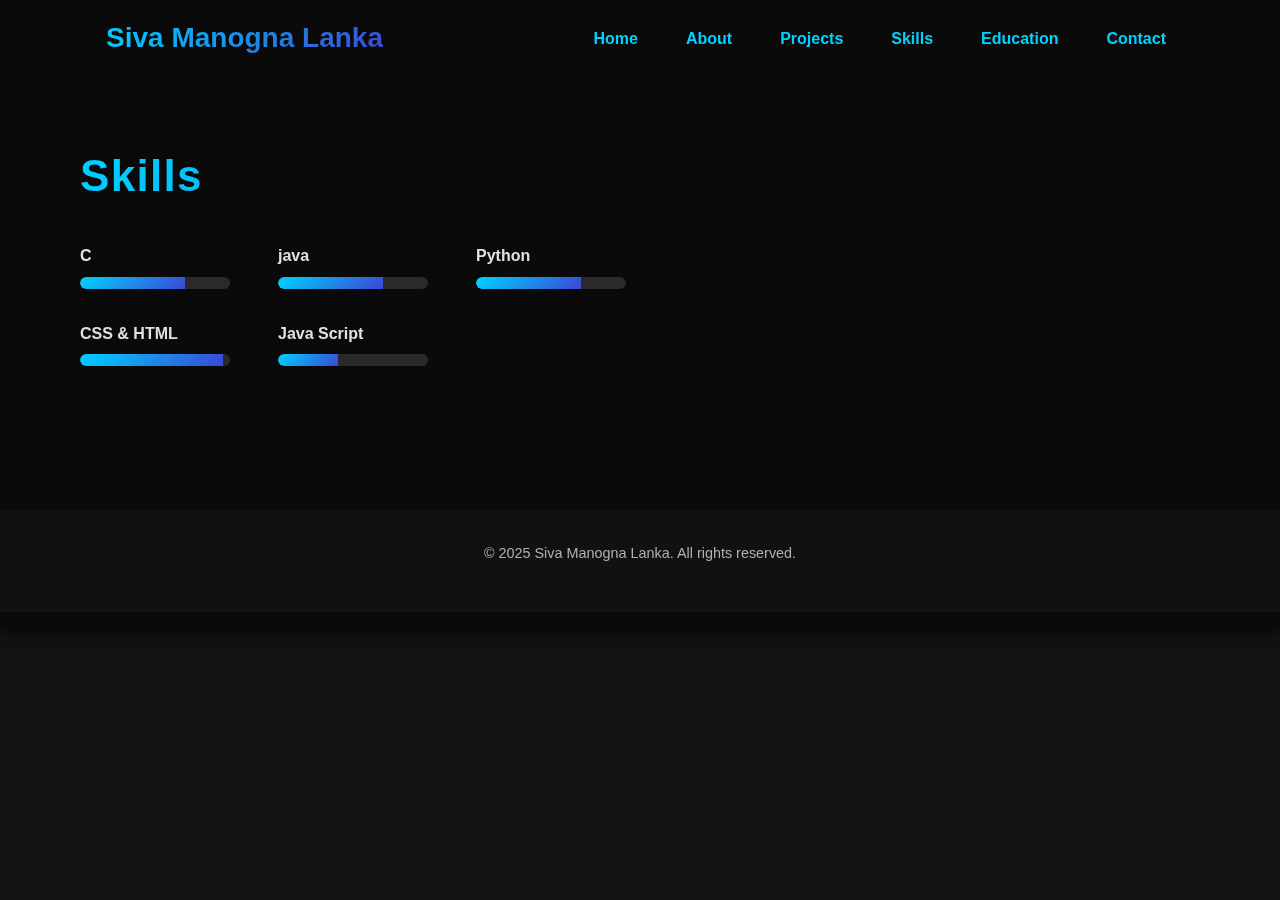
<file: Portfolio/skills.html>
<!DOCTYPE html>
<html lang="en">
<head>
    <meta charset="UTF-8">
    <meta name="viewport" content="width=device-width, initial-scale=1.0">
    <title>Document</title>
    <link rel="stylesheet" href="style.css">
    <style>
        section{
            padding: 5rem;
        }
    </style>
</head>
<body>
    <header>
        <nav role="navigation" aria-label="Primary Navigation">
        <div class="logo" aria-label="Portfolio Logo">Siva Manogna Lanka</div>
        <button class="menu-toggle" aria-label="Toggle menu" aria-expanded="false" aria-controls="primary-navigation">
            <span class="material-icons">menu</span>
        </button>
        <div class="nav-links" id="primary-navigation" role="menu">
            <a href="index.html" role="menuitem" tabindex="0">Home</a>
        <a href="about.html" role="menuitem" tabindex="0">About</a>
        <a href="project.html" role="menuitem" tabindex="0">Projects</a>
        <a href="skills.html" role="menuitem" tabindex="0">Skills</a>
        <a href="education.html" role="menuitem" tabindex="0">Education</a>
        <a href="contact.html" role="menuitem" tabindex="0">Contact</a>
        </div>
        </nav>
          <section id="skills" aria-labelledby="skills-title">
        <h2 id="skills-title">Skills</h2>
        <div class="skills-list" role="list" aria-label="List of skills and proficiency bars">
        <div class="skill" role="listitem">
            <div class="skill-name">C</div>
            <div class="skill-bar" aria-label="Proficiency in JavaScript: 90%">
            <div class="skill-progress" style="width: 70%;"></div>
            </div>
        </div>
        <div class="skill" role="listitem">
            <div class="skill-name">java</div>
            <div class="skill-bar" aria-label="Proficiency in React.js: 85%">
            <div class="skill-progress" style="width: 70%;"></div>
            </div>
        </div>
        <div class="skill" role="listitem">
            <div class="skill-name">Python</div>
            <div class="skill-bar" aria-label="Proficiency in Node.js: 80%">
            <div class="skill-progress" style="width: 70%;"></div>
            </div>
        </div>
        <div class="skill" role="listitem">
            <div class="skill-name">CSS & HTML</div>
            <div class="skill-bar" aria-label="Proficiency in CSS and HTML: 95%">
            <div class="skill-progress" style="width: 95%;"></div>
            </div>
        </div>
        <div class="skill" role="listitem">
            <div class="skill-name">Java Script</div>
            <div class="skill-bar" aria-label="Proficiency in Python: 70%">
            <div class="skill-progress" style="width: 40%;"></div>
            </div>
        </div>
        </div>
    </section>
    <footer>
        <p>&copy; 2025 Siva Manogna Lanka. All rights reserved.</p>
        <a href="https://github.com/manogna25"><i class="fa fa-github" aria-hidden="true"></i></a>
        <a href="https://www.linkedin.com/in/siva-manogna-lanka-4a52bb288/"><i class="fa fa-linkedin" aria-hidden="true"></i></a>
    </footer>
    </header>
</body>
</html>
</file>
<file: style.css>
*, *::before, *::after {
    box-sizing: border-box;
    scrollbar-width: none;
  }
  body {
    margin: 0;
    font-family: 'Inter', sans-serif;
    background: #121212;
    color: #e0e0e0;
    line-height: 1.6;
    -webkit-font-smoothing: antialiased;
    -moz-osx-font-smoothing: grayscale;
    min-height: 100vh;
    scroll-behavior: smooth;
  }
  a {
    color: #00d2ff;
    text-decoration: none;
    transition: color 0.3s ease;
  }
  a:hover, a:focus {
    color: #05a8ff;
    outline-offset: 2px;
  }
  h1,h2,h3,h4,h5 {
    margin-top: 0;
    font-weight: 800;
    letter-spacing: 0.03em;
  }
  p {
    margin-top: 0;
    color: #b0b0b0;
  }
  img {
    max-width: 100%;
    border-radius: 12px;
    display: block;
    
  }
  /* Layout & grid */
  .container {
    max-width: 1100px;
    margin: 0 auto;
    padding: 24px 16px 48px;
  }
  header {
    position: sticky;
    top: 0;
    background: rgba(10,10,10,0.9);
    backdrop-filter: saturate(180%) blur(12px);
    padding: 16px 0;
    z-index: 1000;
    box-shadow: 0 2px 10px rgba(0,0,0,0.8);
  }
  nav {
    display: flex;
    align-items: center;
    justify-content: space-between;
    max-width: 1100px;
    margin: 0 auto;
    padding: 0 16px;
  }
  .logo {
    font-size: 1.75rem;
    font-weight: 900;
    background: linear-gradient(135deg, #00d2ff, #3a47d5);
    -webkit-background-clip: text;
    -webkit-text-fill-color: transparent;
    cursor: default;
  }
  .nav-links {
    display: flex;
    gap: 32px;
  }
  .nav-links a {
    font-weight: 600;
    font-size: 1rem;
    padding: 6px 8px;
    border-radius: 8px;
  }
  .nav-links a:hover, .nav-links a:focus {
    background: #00aaff33;
  }

  /* Hamburger menu for mobile */
  .menu-toggle {
    display: none;
    background: none;
    border: none;
    color: #00d2ff;
    font-size: 32px;
    cursor: pointer;
  }
  @media (max-width: 768px) {
    .nav-links {
      position: fixed;
      top: 72px;
      right: 0;
      background: rgba(10,10,10,0.95);
      flex-direction: column;
      padding: 24px;
      width: 220px;
      border-radius: 12px 0 0 12px;
      box-shadow: -4px 0 20px rgba(0,0,0,0.7);
      transform: translateX(100%);
      transition: transform 0.3s ease;
      gap: 16px;
      z-index: 1001;
      height: calc(100vh - 72px);
      overflow-y: auto;
    }
    .nav-links.open {
      transform: translateX(0);
    }
    .menu-toggle {
      display: block;
    }
  }

  main {
    padding-top: 48px;
  }

  /* Hero Section */
  .hero {
    display: flex;
    flex-wrap: wrap;
    align-items: center;
    gap: 32px;
    padding-bottom: 48px;
  }
  .hero-text {
    flex: 1 1 350px;
    max-width: 600px;
  }
  .hero-text h1 {
    font-size: 3.5rem;
    line-height: 1.1;
    margin-bottom: 12px;
  }
  .hero-text h2 {
    font-weight: 400;
    color: #66cfff;
    font-size: 1.5rem;
    margin-bottom: 24px;
  }
  .hero-text p {
    font-size: 1.15rem;
    color: #cccccc;
    margin-bottom: 32px;
  }
  .btn-primary {
    display: inline-block;
    background: linear-gradient(135deg, #00d2ff, #3a47d5);
    padding: 14px 36px;
    border-radius: 14px;
    font-weight: 700;
    font-size: 1.15rem;
    color: #fff;
    text-decoration: none;
    box-shadow: 0 6px 20px #00aaff99;
    transition: transform 0.3s ease, box-shadow 0.3s ease;
  }
  .btn-primary:hover, .btn-primary:focus {
    transform: translateY(-4px);
    box-shadow: 0 14px 30px #00d2ffcc;
  }
  .hero-image {
    flex: 1 1 300px;
    max-width: 400px;
    border-radius: 24px;
    overflow: hidden;
    box-shadow: 0 10px 30px rgba(0,0,0,0.7);
  }

  /* Sections */
  section {
    margin-bottom: 64px;
  }
  section h2 {
    font-size: 2.75rem;
    margin-bottom: 32px;
    background: linear-gradient(135deg, #00d2ff, #3a47d5);
    -webkit-background-clip: text;
    -webkit-text-fill-color: transparent;
  }

  /* About */
  .about-text {
    max-width: 800px;
    font-size: 1.15rem;
    color: #dddddd;
    line-height: 1.7;
  }

  /* Projects */
  .projects-grid {
    display: grid;
    grid-template-columns: repeat(auto-fit,minmax(280px,1fr));
    gap: 32px;
  }
  .project-card {
    background: #1a1a1a;
    border-radius: 16px;
    box-shadow: 0 8px 20px #00000070;
    overflow: hidden;
    display: flex;
    flex-direction: column;
    transition: transform 0.3s ease, box-shadow 0.3s ease;
  }
  .project-card:hover, .project-card:focus-within {
    transform: translateY(-6px);
    box-shadow: 0 14px 35px #0055ffbb;
  }
  .project-image {
    flex-shrink: 0;
    position: relative;
    overflow: hidden;
  }
  .project-image img {
    width: 100%;
    height: 180px;
    object-fit: cover;
    transition: transform 0.4s ease;
  }
  .project-card:hover img, .project-card:focus-within img {
    transform: scale(1.05);
  }
  .project-content {
    padding: 24px;
    flex-grow: 1;
    display: flex;
    flex-direction: column;
    justify-content: space-between;
  }
  .project-title {
    font-weight: 700;
    font-size: 1.5rem;
    margin-bottom: 12px;
    color: #00d2ff;
  }
  .project-description {
    color: #bbbbbb;
    flex-grow: 1;
    margin-bottom: 16px;
  }
  .project-links {
    display: flex;
    gap: 16px;
  }
  .project-links a {
    display: flex;
    align-items: center;
    gap: 6px;
    font-weight: 600;
    font-size: 0.9rem;
    color: #66cfff;
    transition: color 0.3s ease;
  }
  .project-links a:hover, .project-links a:focus {
    color: #00aaff;
  }
  .material-icons.md-18 { font-size: 18px; }
  .material-icons.md-20 { font-size: 20px; }

  /* Skills */
  .skills-list {
    max-width: 700px;
    display: flex;
    flex-wrap: wrap;
    gap: 32px 48px;
  }
  .skill {
    width: 150px;
    display: flex;
    flex-direction: column;
    align-items: flex-start;
  }
  .skill-name {
    font-weight: 600;
    margin-bottom: 8px;
  }
  .skill-bar {
    width: 100%;
    background: #2a2a2a;
    border-radius: 12px;
    overflow: hidden;
    height: 12px;
  }
  .skill-progress {
    height: 12px;
    background: linear-gradient(135deg, #00d2ff 0%, #3a47d5 100%);
    border-radius: 12px 0 0 12px;
  }

  /* Education */
  .education-list {
    max-width: 800px;
    list-style: none;
    padding-left: 0;
  }
  .education-item {
    margin-bottom: 24px;
  }
  .education-degree {
    font-weight: 700;
    font-size: 1.25rem;
    color: #00d2ff;
  }
  .education-institution {
    font-size: 1rem;
    color: #aaaaaa;
  }
  .education-duration {
    font-size: 0.9rem;
    color: #666666;
    font-style: italic;
  }

  /* Contact */
  .contact-form {
    max-width: 600px;
  }
  label {
    display: block;
    margin-bottom: 8px;
    font-weight: 600;
  }
  input[type="text"],
  input[type="email"],
  textarea {
    width: 100%;
    padding: 12px 16px;
    border-radius: 14px;
    border: none;
    background: #222222;
    color: #eee;
    font-size: 1rem;
    margin-bottom: 24px;
    resize: vertical;
    transition: background 0.3s ease;
  }
  input[type="text"]:focus,
  input[type="email"]:focus,
  textarea:focus {
    outline: none;
    background: #333333;
  }
  textarea {
    min-height: 140px;
  }
  button[type="submit"] {
    background: linear-gradient(135deg, #00d2ff, #3a47d5);
    color: white;
    border: none;
    padding: 14px 36px;
    border-radius: 14px;
    font-weight: 700;
    font-size: 1.1rem;
    cursor: pointer;
    box-shadow: 0 6px 20px #00aaff99;
    transition: transform 0.3s ease, box-shadow 0.3s ease;
  }
  button[type="submit"]:hover, button[type="submit"]:focus {
    transform: translateY(-3px);
    box-shadow: 0 14px 30px #00d2ffcc;
  }

  /* Footer */
  footer {
    background: #111111;
    text-align: center;
    padding: 32px 16px;
    font-size: 0.9rem;
    color: #555555;
  }
  footer a {
    color: #00d2ff;
  }

  /* Utilities */
  .sr-only {
    position: absolute !important;
    width: 1px !important;
    height: 1px !important;
    padding: 0 !important;
    margin: -1px !important;
    overflow: hidden !important;
    clip: rect(0,0,0,0) !important;
    white-space: nowrap !important;
    border: 0 !important;
  }
</file>
<file: Portfolio/style.css>
*, *::before, *::after {
    box-sizing: border-box;
  }
  body {
    margin: 0;
    font-family: 'Inter', sans-serif;
    background: #121212;
    color: #e0e0e0;
    line-height: 1.6;
    -webkit-font-smoothing: antialiased;
    -moz-osx-font-smoothing: grayscale;
    min-height: 100vh;
    scroll-behavior: smooth;
  }
  a {
    color: #00d2ff;
    text-decoration: none;
    transition: color 0.3s ease;
  }
  a:hover, a:focus {
    color: #05a8ff;
    outline-offset: 2px;
  }
  h1,h2,h3,h4,h5 {
    margin-top: 0;
    font-weight: 800;
    letter-spacing: 0.03em;
  }
  p {
    margin-top: 0;
    color: #b0b0b0;
  }
  img {
    max-width: 100%;
    border-radius: 12px;
    display: block;
    
  }
  /* Layout & grid */
  .container {
    max-width: 1100px;
    margin: 0 auto;
    padding: 24px 16px 48px;
  }
  header {
    position: sticky;
    top: 0;
    background: rgba(10,10,10,0.9);
    backdrop-filter: saturate(180%) blur(12px);
    padding: 16px 0;
    z-index: 1000;
    box-shadow: 0 2px 10px rgba(0,0,0,0.8);
  }
  nav {
    display: flex;
    align-items: center;
    justify-content: space-between;
    max-width: 1100px;
    margin: 0 auto;
    padding: 0 16px;
  }
  .logo {
    font-size: 1.75rem;
    font-weight: 900;
    background: linear-gradient(135deg, #00d2ff, #3a47d5);
    -webkit-background-clip: text;
    -webkit-text-fill-color: transparent;
    cursor: default;
  }
  .nav-links {
    display: flex;
    gap: 32px;
  }
  .nav-links a {
    font-weight: 600;
    font-size: 1rem;
    padding: 6px 8px;
    border-radius: 8px;
  }
  .nav-links a:hover, .nav-links a:focus {
    background: #00aaff33;
  }

  /* Hamburger menu for mobile */
  .menu-toggle {
    display: none;
    background: none;
    border: none;
    color: #00d2ff;
    font-size: 32px;
    cursor: pointer;
  }
  @media (max-width: 768px) {
    .nav-links {
      position: fixed;
      top: 72px;
      right: 0;
      background: rgba(10,10,10,0.95);
      flex-direction: column;
      padding: 24px;
      width: 220px;
      border-radius: 12px 0 0 12px;
      box-shadow: -4px 0 20px rgba(0,0,0,0.7);
      transform: translateX(100%);
      transition: transform 0.3s ease;
      gap: 16px;
      z-index: 1001;
      height: calc(100vh - 72px);
      overflow-y: auto;
    }
    .nav-links.open {
      transform: translateX(0);
    }
    .menu-toggle {
      display: block;
    }
  }

  main {
    padding-top: 48px;
  }

  /* Hero Section */
  .hero {
    display: flex;
    flex-wrap: wrap;
    align-items: center;
    gap: 32px;
    padding-bottom: 48px;
  }
  .hero-text {
    flex: 1 1 350px;
    max-width: 600px;
  }
  .hero-text h1 {
    font-size: 3.5rem;
    line-height: 1.1;
    margin-bottom: 12px;
  }
  .hero-text h2 {
    font-weight: 400;
    color: #66cfff;
    font-size: 1.5rem;
    margin-bottom: 24px;
  }
  .hero-text p {
    font-size: 1.15rem;
    color: #cccccc;
    margin-bottom: 32px;
  }
  .btn-primary {
    display: inline-block;
    background: linear-gradient(135deg, #00d2ff, #3a47d5);
    padding: 14px 36px;
    border-radius: 14px;
    font-weight: 700;
    font-size: 1.15rem;
    color: #fff;
    text-decoration: none;
    box-shadow: 0 6px 20px #00aaff99;
    transition: transform 0.3s ease, box-shadow 0.3s ease;
  }
  .btn-primary:hover, .btn-primary:focus {
    transform: translateY(-4px);
    box-shadow: 0 14px 30px #00d2ffcc;
  }
  .hero-image {
    flex: 1 1 300px;
    max-width: 400px;
    border-radius: 24px;
    overflow: hidden;
    box-shadow: 0 10px 30px rgba(0,0,0,0.7);
  }

  /* Sections */
  section {
    margin-bottom: 64px;
  }
  section h2 {
    font-size: 2.75rem;
    margin-bottom: 32px;
    background: linear-gradient(135deg, #00d2ff, #3a47d5);
    -webkit-background-clip: text;
    -webkit-text-fill-color: transparent;
  }

  /* About */
  .about-text {
    max-width: 800px;
    font-size: 1.15rem;
    color: #dddddd;
    line-height: 1.7;
  }

  /* Projects */
  .projects-grid {
    display: grid;
    grid-template-columns: repeat(auto-fit,minmax(280px,1fr));
    gap: 32px;
  }
  .project-card {
    background: #1a1a1a;
    border-radius: 16px;
    box-shadow: 0 8px 20px #00000070;
    overflow: hidden;
    display: flex;
    flex-direction: column;
    transition: transform 0.3s ease, box-shadow 0.3s ease;
  }
  .project-card:hover, .project-card:focus-within {
    transform: translateY(-6px);
    box-shadow: 0 14px 35px #0055ffbb;
  }
  .project-image {
    flex-shrink: 0;
    position: relative;
    overflow: hidden;
  }
  .project-image img {
    width: 100%;
    height: 180px;
    object-fit: cover;
    transition: transform 0.4s ease;
  }
  .project-card:hover img, .project-card:focus-within img {
    transform: scale(1.05);
  }
  .project-content {
    padding: 24px;
    flex-grow: 1;
    display: flex;
    flex-direction: column;
    justify-content: space-between;
  }
  .project-title {
    font-weight: 700;
    font-size: 1.5rem;
    margin-bottom: 12px;
    color: #00d2ff;
  }
  .project-description {
    color: #bbbbbb;
    flex-grow: 1;
    margin-bottom: 16px;
  }
  .project-links {
    display: flex;
    gap: 16px;
  }
  .project-links a {
    display: flex;
    align-items: center;
    gap: 6px;
    font-weight: 600;
    font-size: 0.9rem;
    color: #66cfff;
    transition: color 0.3s ease;
  }
  .project-links a:hover, .project-links a:focus {
    color: #00aaff;
  }
  .material-icons.md-18 { font-size: 18px; }
  .material-icons.md-20 { font-size: 20px; }

  /* Skills */
  .skills-list {
    max-width: 700px;
    display: flex;
    flex-wrap: wrap;
    gap: 32px 48px;
  }
  .skill {
    width: 150px;
    display: flex;
    flex-direction: column;
    align-items: flex-start;
  }
  .skill-name {
    font-weight: 600;
    margin-bottom: 8px;
  }
  .skill-bar {
    width: 100%;
    background: #2a2a2a;
    border-radius: 12px;
    overflow: hidden;
    height: 12px;
  }
  .skill-progress {
    height: 12px;
    background: linear-gradient(135deg, #00d2ff 0%, #3a47d5 100%);
    border-radius: 12px 0 0 12px;
  }

  /* Education */
  .education-list {
    max-width: 800px;
    list-style: none;
    padding-left: 0;
  }
  .education-item {
    margin-bottom: 24px;
  }
  .education-degree {
    font-weight: 700;
    font-size: 1.25rem;
    color: #00d2ff;
  }
  .education-institution {
    font-size: 1rem;
    color: #aaaaaa;
  }
  .education-duration {
    font-size: 0.9rem;
    color: #666666;
    font-style: italic;
  }

  /* Contact */
  .contact-form {
    max-width: 600px;
  }
  label {
    display: block;
    margin-bottom: 8px;
    font-weight: 600;
  }
  input[type="text"],
  input[type="email"],
  textarea {
    width: 100%;
    padding: 12px 16px;
    border-radius: 14px;
    border: none;
    background: #222222;
    color: #eee;
    font-size: 1rem;
    margin-bottom: 24px;
    resize: vertical;
    transition: background 0.3s ease;
  }
  input[type="text"]:focus,
  input[type="email"]:focus,
  textarea:focus {
    outline: none;
    background: #333333;
  }
  textarea {
    min-height: 140px;
  }
  button[type="submit"] {
    background: linear-gradient(135deg, #00d2ff, #3a47d5);
    color: white;
    border: none;
    padding: 14px 36px;
    border-radius: 14px;
    font-weight: 700;
    font-size: 1.1rem;
    cursor: pointer;
    box-shadow: 0 6px 20px #00aaff99;
    transition: transform 0.3s ease, box-shadow 0.3s ease;
  }
  button[type="submit"]:hover, button[type="submit"]:focus {
    transform: translateY(-3px);
    box-shadow: 0 14px 30px #00d2ffcc;
  }

  /* Footer */
  footer {
    background: #111111;
    text-align: center;
    padding: 32px 16px;
    font-size: 0.9rem;
    color: #555555;
  }
  footer a {
    color: #00d2ff;
  }

  /* Utilities */
  .sr-only {
    position: absolute !important;
    width: 1px !important;
    height: 1px !important;
    padding: 0 !important;
    margin: -1px !important;
    overflow: hidden !important;
    clip: rect(0,0,0,0) !important;
    white-space: nowrap !important;
    border: 0 !important;
  }
</file>
